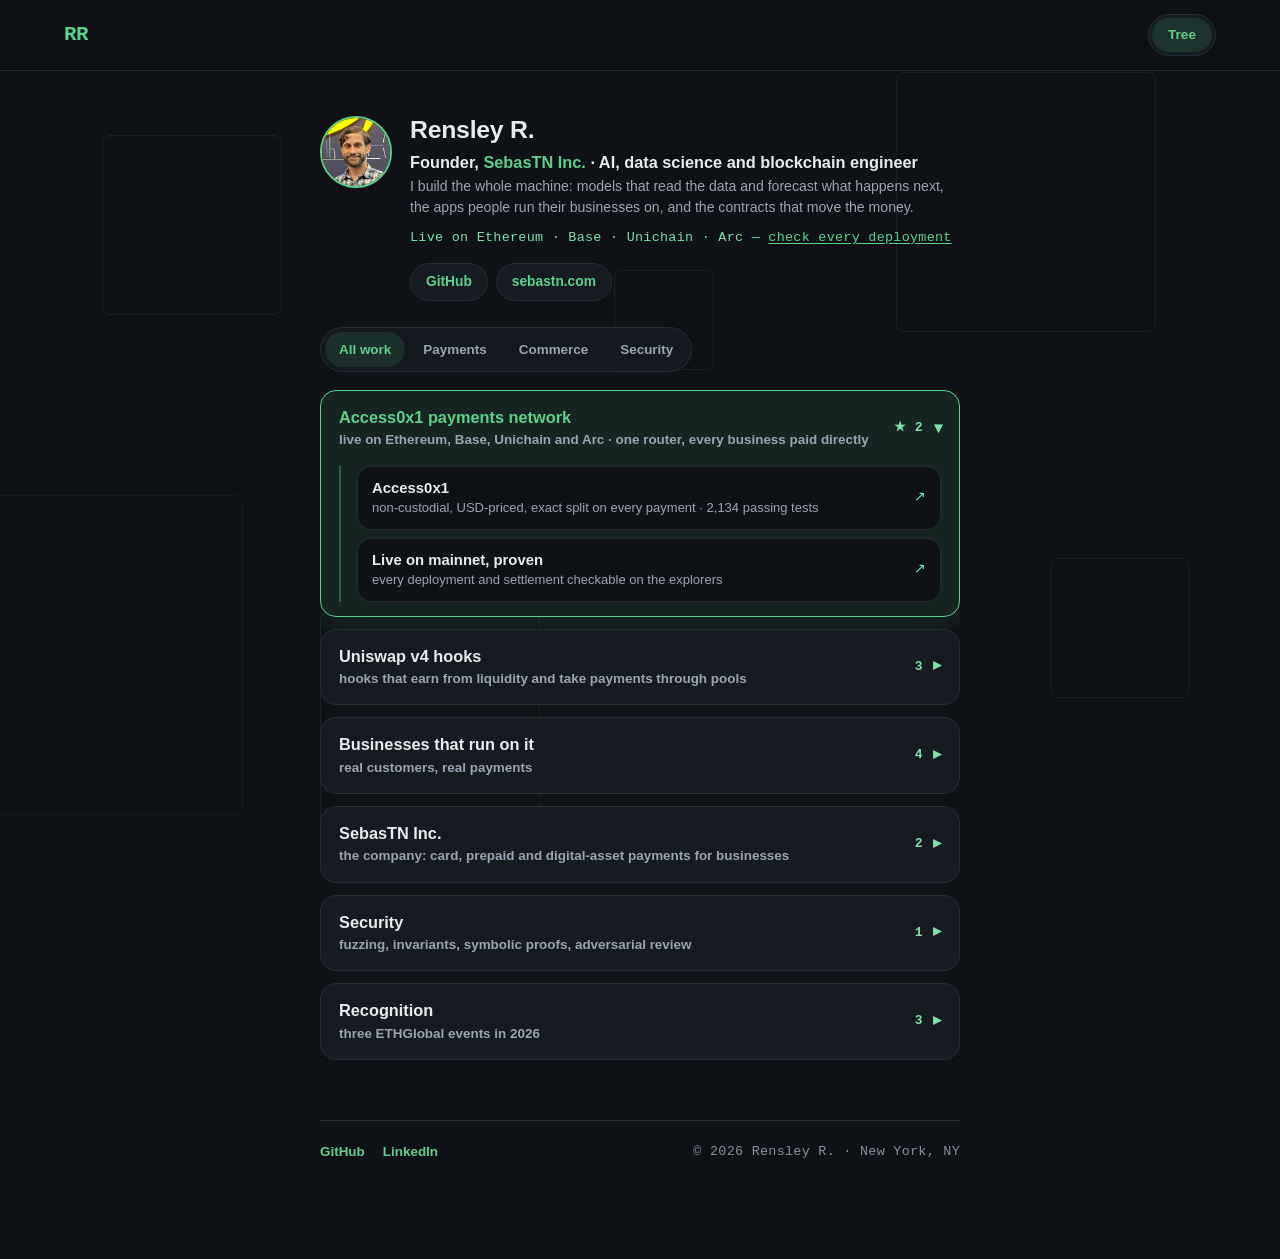
<file: index.html>
<!doctype html>
<html lang="en">
<head>
  <meta charset="utf-8" />
  <!-- maximum-scale=1 + user-scalable=no: the page owns its layout — no pinch
       zoom (Android honors the meta; iOS Safari is handled by the gesture
       guard in muscle-tree.js). Text stays resizable via browser settings. -->
  <meta name="viewport" content="width=device-width, initial-scale=1, maximum-scale=1, user-scalable=no" />
  <title>Rensley R. — Founder, SebasTN Inc. · AI, data science and blockchain engineer</title>
  <meta
    name="description"
    content="Founder of SebasTN Inc. and full-stack engineer across AI, data science and blockchain: he builds models that forecast outcomes, the apps people use, and the smart contracts that move the money. Access0x1 payments network and Uniswap v4 hooks live on Ethereum, Base, Unichain and Arc; ClickReserv, Colmado, HemiAI."
  />
  <link rel="icon" type="image/svg+xml" href="assets/images/favicon.svg" />
  <link rel="apple-touch-icon" href="assets/images/og-image.png" />
  <link rel="canonical" href="https://doble196.github.io/" />
  <meta name="author" content="Rensley R." />
  <meta name="keywords" content="Rensley R., SebasTN, SebasTN Inc., Access0x1, ClickReserv, Colmado, reserv.click, HemiAI, Uniswap v4 hooks, BoomerangHook, PayHook, non-custodial payments, digital asset payments, merchant infrastructure, payment network, Ethereum, Base, Unichain, Arc, founder, New York" />
  <meta name="robots" content="index, follow, max-image-preview:large, max-snippet:-1" />
  <meta name="googlebot" content="index, follow" />
  <meta property="og:locale" content="en_US" />
  <meta property="og:image:alt" content="Rensley R., founder of SebasTN Inc." />
  <meta property="profile:first_name" content="Rensley" />
  <meta name="twitter:creator" content="@VyperPilledDev" />
  <link rel="me" href="https://github.com/doble196" />
  <link rel="me" href="https://www.crunchbase.com/person/rensley-r" />
  <meta name="theme-color" content="#0e1116" />
  <meta property="og:site_name" content="Rensley R." />
  <meta property="og:title" content="Rensley R. — Founder, SebasTN Inc. · Payments for businesses and liquidity" />
  <meta property="og:description" content="Founder of SebasTN Inc. and full-stack engineer across AI, data science and blockchain: he builds models that forecast outcomes, the apps people use, and the smart contracts that move the money. Access0x1 payments network and Uniswap v4 hooks live on Ethereum, Base, Unichain and Arc; ClickReserv, Colmado, HemiAI." />
  <meta property="og:type" content="website" />
  <meta property="og:url" content="https://doble196.github.io/" />
  <meta property="og:image" content="https://doble196.github.io/assets/images/og-image.png" />
  <meta property="og:image:width" content="800" />
  <meta property="og:image:height" content="800" />
  <meta name="twitter:card" content="summary" />
  <meta name="twitter:title" content="Rensley R. — Founder, SebasTN Inc. · Payments for businesses and liquidity" />
  <meta name="twitter:description" content="Founder of SebasTN Inc. and full-stack engineer across AI, data science and blockchain: he builds models that forecast outcomes, the apps people use, and the smart contracts that move the money. Access0x1 payments network and Uniswap v4 hooks live on Ethereum, Base, Unichain and Arc; ClickReserv, Colmado, HemiAI." />
  <meta name="twitter:image" content="https://doble196.github.io/assets/images/og-image.png" />
  <!-- ?v= busts stale caches when these files change shape (the tree engine
       was rewritten; an old cached engine + new HTML renders an empty page) -->
  <link rel="stylesheet" href="assets/css/styles.css?v=8" />
  <style>
    /* Tree page only — everything else comes from styles.css tokens.
       The tree is REAL PAGE CONTENT now: no camera, no pan, no zoom. Expanding
       a section grows the page and you scroll like any other page. One layout
       serves every screen size — a single centered column. */
    .page {
      max-width: 680px;
      margin: 0 auto;
      padding: calc(70px + 20px) 20px 96px; /* clears the fixed nav */
    }

    /* HERO — the identity is the root of the tree, in normal flow. The
       30-second, zero-scroll visitor gets who/what/how-to-reach for free. */
    .hero-id {
      display: flex;
      align-items: flex-start;
      gap: 18px;
      padding: 26px 0 22px;
    }
    .hero-id__avatar {
      width: 72px;
      height: 72px;
      border-radius: 50%;
      object-fit: cover;
      flex: 0 0 auto;
      border: 2px solid var(--accent-primary);
    }
    .hero-id__name { font-weight: 700; font-size: 1.55rem; line-height: 1.15; letter-spacing: -0.01em; }
    .hero-id__avail { font-weight: 600; font-size: 0.82rem; color: var(--accent-primary); white-space: nowrap; }
    .hero-id__role {
      margin-top: 6px;
      font-size: 1.02rem;
      font-weight: 700;
      line-height: 1.35;
      color: var(--text-primary);
    }
    .hero-id__tagline {
      margin-top: 3px;
      font-size: 0.88rem;
      line-height: 1.5;
      color: var(--text-secondary);
    }
    .hero-id__proof {
      margin-top: 10px;
      font-size: 0.84rem;
      line-height: 1.55;
      color: var(--accent-tertiary);
    }
    /* a11y (WCAG 1.4.1): underline the inline tx link so it's not green-only */
    .hero-id__proof a { text-decoration: underline; text-underline-offset: 2px; }
    .hero-id__links {
      margin-top: 14px;
      display: flex;
      flex-wrap: wrap;
      gap: 8px;
    }
    .hero-id__links a {
      font-size: 0.86rem;
      font-weight: 600;
      padding: 7px 15px;
      border: 1px solid var(--border-color);
      border-radius: var(--radius-full);
      background: var(--bg-secondary);
      transition: border-color var(--transition-fast), background var(--transition-fast);
    }
    .hero-id__links a:hover { border-color: var(--accent-primary); opacity: 1; }
    @media (max-width: 560px) {
      .hero-id { flex-direction: column; gap: 14px; padding-top: 14px; }
      .hero-id__avatar { width: 64px; height: 64px; }
      .hero-id__name { font-size: 1.4rem; }
    }

    /* SECTOR FILTER — sticky pill row under the nav so the filter stays in
       reach while scrolling. Chips are generated from data by the engine. */
    .sector-bar {
      position: sticky;
      top: 70px; /* flush under the nav — no see-through slit while scrolling */
      z-index: 9;
      display: flex;
      gap: 4px;
      padding: 4px;
      margin: 4px 0 18px;
      max-width: 100%;
      width: fit-content;
      overflow-x: auto;
      background: rgba(22, 27, 34, 0.88);
      -webkit-backdrop-filter: blur(8px);
      backdrop-filter: blur(8px);
      border: 1px solid var(--border-color);
      border-radius: var(--radius-full);
      scrollbar-width: none;
    }
    .sector-bar::-webkit-scrollbar { display: none; }
    .sector-chip {
      flex: 0 0 auto;
      border: 0;
      background: none;
      color: var(--text-secondary);
      font: inherit;
      font-size: 0.84rem;
      font-weight: 600;
      padding: 7px 14px;
      border-radius: var(--radius-full);
      cursor: pointer;
      white-space: nowrap;
      transition: color 0.15s, background 0.15s;
    }
    .sector-chip:hover { color: var(--text-primary); }
    .sector-chip[aria-pressed="true"] { background: var(--accent-primary-dim); color: var(--accent-primary); }
    .sector-chip:focus-visible { outline: 2px solid var(--accent-primary); outline-offset: 1px; }
    /* phones: wrap instead of hiding half the filters behind a scroll edge */
    @media (max-width: 560px) {
      .sector-bar { flex-wrap: wrap; border-radius: var(--radius-lg); width: 100%; }
    }
    @media (pointer: coarse) {
      .sector-chip { padding-top: 11px; padding-bottom: 11px; }
    }

    /* TREE — a column of expanding cards. Tap a section: its work slides open
       beneath it, indented, with a thread line (the tree's branch). */
    .tree { display: flex; flex-direction: column; }

    /* each branch sits in a collapsible slot so the sector filter can remove
       it with the same smooth motion as expand/collapse */
    .branch-slot {
      display: grid;
      grid-template-rows: 1fr;
      transition: grid-template-rows 340ms cubic-bezier(0.32, 0.72, 0, 1), opacity 240ms ease;
    }
    .branch-slot--hidden { grid-template-rows: 0fr; opacity: 0; }
    .branch-slot--hidden .branch { pointer-events: none; }
    .branch-slot__inner {
      overflow: hidden;
      min-height: 0;
      padding-bottom: 12px;
      visibility: visible;
      transition: visibility 340ms;
    }
    /* visibility (not just opacity) — filtered-out branches must leave the
       keyboard tab order and the accessibility tree, not just fade */
    .branch-slot--hidden .branch-slot__inner { visibility: hidden; }

    .branch {
      background: var(--bg-secondary);
      border: 1px solid var(--border-color);
      border-radius: var(--radius-lg);
      transition: border-color var(--transition-fast), box-shadow var(--transition-fast);
    }
    .branch:hover { border-color: var(--border-hover); }
    .branch--featured {
      /* opaque composite of the accent tint — the drifting bg3d wallpaper
         must not show through the flagship's content */
      background: #17251d;
      background: color-mix(in srgb, var(--accent-primary) 10%, var(--bg-primary));
      border-color: var(--accent-primary);
      box-shadow: 0 8px 30px rgba(95, 208, 138, 0.14);
    }
    .branch--featured .branch__label { color: var(--accent-primary); }

    .branch__heading { margin: 0; }
    .branch__toggle {
      width: 100%;
      display: flex;
      align-items: center;
      justify-content: space-between;
      gap: 14px;
      background: none;
      border: 0;
      padding: 16px 18px;
      color: inherit;
      font: inherit;
      text-align: left;
      cursor: pointer;
      border-radius: var(--radius-lg);
    }
    .branch__toggle:focus-visible { outline: 2px solid var(--accent-primary); outline-offset: 2px; }
    .branch__label { display: block; font-weight: 700; font-size: 1.02rem; line-height: 1.3; }
    .branch__sub { display: block; margin-top: 2px; font-size: 0.84rem; line-height: 1.45; color: var(--text-secondary); }
    .branch__meta {
      flex: 0 0 auto;
      display: flex;
      align-items: center;
      gap: 10px;
      font-size: 0.8125rem; /* 13px legibility floor */
      color: var(--accent-tertiary);
    }
    .branch__chevron {
      display: inline-block;
      font-size: 1rem;
      transition: transform 340ms cubic-bezier(0.32, 0.72, 0, 1);
    }
    .branch--open .branch__chevron { transform: rotate(90deg); }

    /* the reveal: 0fr → 1fr grid row — height animates without JS measuring */
    .branch__body {
      display: grid;
      grid-template-rows: 0fr;
      transition: grid-template-rows 340ms cubic-bezier(0.32, 0.72, 0, 1);
    }
    .branch--open .branch__body { grid-template-rows: 1fr; }
    .branch__kids {
      overflow: hidden;
      min-height: 0;
      visibility: hidden;
      transition: visibility 340ms;
    }
    .branch--open .branch__kids { visibility: visible; }
    /* the thread — what keeps it reading as a TREE, not just an accordion */
    .branch__kids-inner {
      margin: 0 18px 14px;
      padding-left: 16px;
      border-left: 2px solid var(--accent-primary-dim);
      display: flex;
      flex-direction: column;
      gap: 8px;
    }
    .branch--featured .branch__kids-inner { border-left-color: rgba(95, 208, 138, 0.35); }

    /* a leaf: the whole row is the link */
    .leaf {
      display: flex;
      align-items: center;
      justify-content: space-between;
      gap: 12px;
      padding: 11px 14px;
      background: var(--bg-primary);
      border: 1px solid var(--border-color);
      border-radius: var(--radius-md);
      color: var(--text-primary);
      opacity: 0;
      transform: translateY(-4px);
      transition: opacity 260ms ease, transform 260ms cubic-bezier(0.32, 0.72, 0, 1),
        border-color var(--transition-fast);
    }
    .branch--open .leaf {
      opacity: 1;
      transform: none;
      transition-delay: calc(var(--i, 0) * 45ms + 60ms), calc(var(--i, 0) * 45ms + 60ms), 0ms;
    }
    .leaf:hover {
      border-color: var(--accent-primary);
      opacity: 1;
    }
    .leaf:focus-visible {
      outline: 2px solid var(--accent-primary);
      outline-offset: 2px;
      opacity: 1;
    }
    .leaf__label { display: block; font-weight: 600; font-size: 0.93rem; line-height: 1.35; }
    .leaf__sub { display: block; margin-top: 1px; font-size: 0.8125rem; line-height: 1.45; color: var(--text-secondary); }
    .leaf__go { flex: 0 0 auto; font-size: 0.85rem; color: var(--accent-tertiary); }

    .page-foot {
      margin-top: 48px;
      padding-top: 20px;
      border-top: 1px solid var(--border-color);
      display: flex;
      flex-wrap: wrap;
      align-items: center;
      gap: 8px 18px;
      font-size: 0.84rem;
    }
    .page-foot a { font-weight: 600; }
    .page-foot__copy { margin-left: auto; color: var(--text-tertiary); }

    @media (prefers-reduced-motion: reduce) {
      .branch-slot, .branch-slot__inner, .branch__body, .branch__kids, .branch__chevron, .leaf { transition: none; }
    }
  </style>
  <script type="application/ld+json">
  {"@context":"https://schema.org","@type":"Person","name":"Rensley R.","url":"https://doble196.github.io/",
   "jobTitle":["Founder","AI Engineer","Data Scientist","Blockchain Engineer","Full-Stack Engineer"],"worksFor":{"@type":"Organization","name":"SebasTN Inc.","url":"https://sebastn.com"},
   "address":{"@type":"PostalAddress","addressLocality":"New York","addressRegion":"NY","addressCountry":"US"},
   "knowsAbout":["artificial intelligence","machine learning","data science","predictive modeling","forecasting","large language models","blockchain engineering","smart contracts","Solidity","Uniswap v4 hooks","full-stack development","TypeScript","Python","AWS","payments","Uniswap v4 hooks","non-custodial payment networks","digital assets","booking software"],
   "sameAs":["https://github.com/doble196","https://www.crunchbase.com/person/rensley-r","https://sebastn.com","https://access0x1.com"]}
  </script>
</head>
<body>
  <!-- Minimal nav on purpose: the full site menu is a hamburger on mobile
       (wired in main.js, not loaded here) — one back-link can't break. -->
  <a class="skip-link" href="#main">Skip to content</a>
  <nav class="nav nav--scrolled">
    <div class="nav__inner container">
      <a href="index.html" class="nav__brand mono">RR</a>
      <div class="view-toggle" role="group" aria-label="Portfolio view">
        <a href="index.html" class="view-toggle__opt is-active" aria-current="page">Tree</a>
      </div>
    </div>
  </nav>

  <div class="bg3d" aria-hidden="true"><i></i><i></i><i></i><i></i><i></i><i></i></div>

  <main class="page" id="main">
    <!-- The identity IS the tree's root — everything below branches from it. -->
    <header class="hero-id">
      <img class="hero-id__avatar" src="assets/images/profile-pic.png" alt="Rensley R." width="72" height="72" />
      <div>
        <h1 class="hero-id__name">Rensley R.</h1>
        <p class="hero-id__role">Founder, <a href="https://sebastn.com">SebasTN Inc.</a> · AI, data science and blockchain engineer</p>
        <p class="hero-id__tagline">I build the whole machine: models that read the data and forecast what happens next, the apps people run their businesses on, and the contracts that move the money.</p>
        <p class="hero-id__proof mono">Live on Ethereum · Base · Unichain · Arc — <a href="https://access0x1.com/mainnet">check every deployment</a></p>
        <p class="hero-id__links">
          <a href="https://github.com/doble196" target="_blank" rel="noopener">GitHub</a>
          <a href="https://sebastn.com" target="_blank" rel="noopener">sebastn.com</a>
        </p>
      </div>
    </header>

    <!-- Sector filter — chips generated from data by the engine (muscle-tree.js) -->
    <div class="sector-bar" id="sectorBar" role="group" aria-label="Filter work by sector"></div>

    <!-- The tree — built from tree-data.js by the engine. A named <section>
         so the group is a real landmark (aria-label on a div does nothing). -->
    <section class="tree" id="tree" aria-label="Capabilities and the products they power"></section>

    <noscript>
      <p style="padding: 20px 0">
        This page builds its map with JavaScript. Everything on it is at
        <a href="https://sebastn.com">sebastn.com</a> and <a href="https://access0x1.com">access0x1.com</a>.
      </p>
    </noscript>

    <!-- slim footer so the page ends the same way the cabinet does -->
    <footer class="page-foot">
      <a href="https://github.com/doble196" target="_blank" rel="noopener">GitHub</a>
      <a href="https://linkedin.com/in/rensley-2-nfty" target="_blank" rel="noopener">LinkedIn</a>
      <span class="page-foot__copy mono">© <span id="year">2026</span> Rensley R. · New York, NY</span>
    </footer>
  </main>

  <!-- live-stats.js FIRST: tree-data.js reads window.LIVE_STATS.tests as it builds. -->
  <script src="assets/js/live-stats.js?v=8"></script>
  <script src="assets/js/tree-data.js?v=8"></script>
  <script src="assets/js/muscle-tree.js?v=8"></script>
  <!-- stats-render.js LAST: fills every [data-stat] span from window.LIVE_STATS. -->
  <script src="assets/js/stats-render.js?v=8"></script>
</body>
</html>
</file>
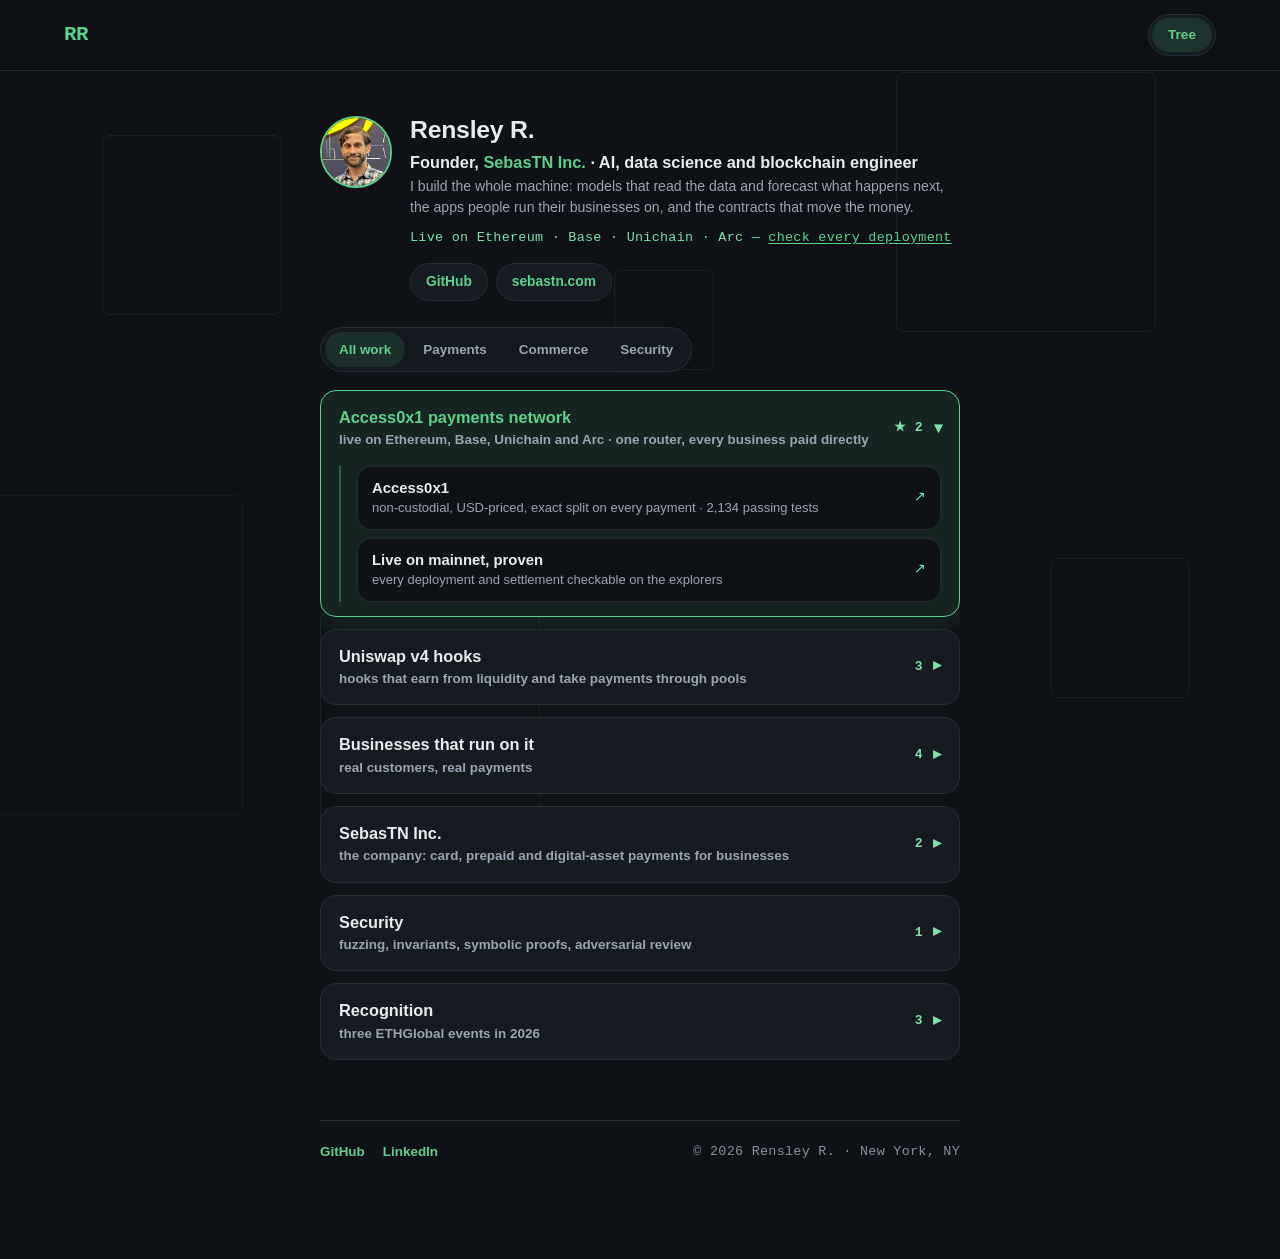
<file: classic.html>
<!doctype html>
<html lang="en"><head><meta charset="utf-8" /><meta http-equiv="refresh" content="0; url=index.html" /><link rel="canonical" href="https://doble196.github.io/" /><title>Redirecting — Rensley R.</title><style>html{background:#0e1116}</style></head><body></body></html>
</file>
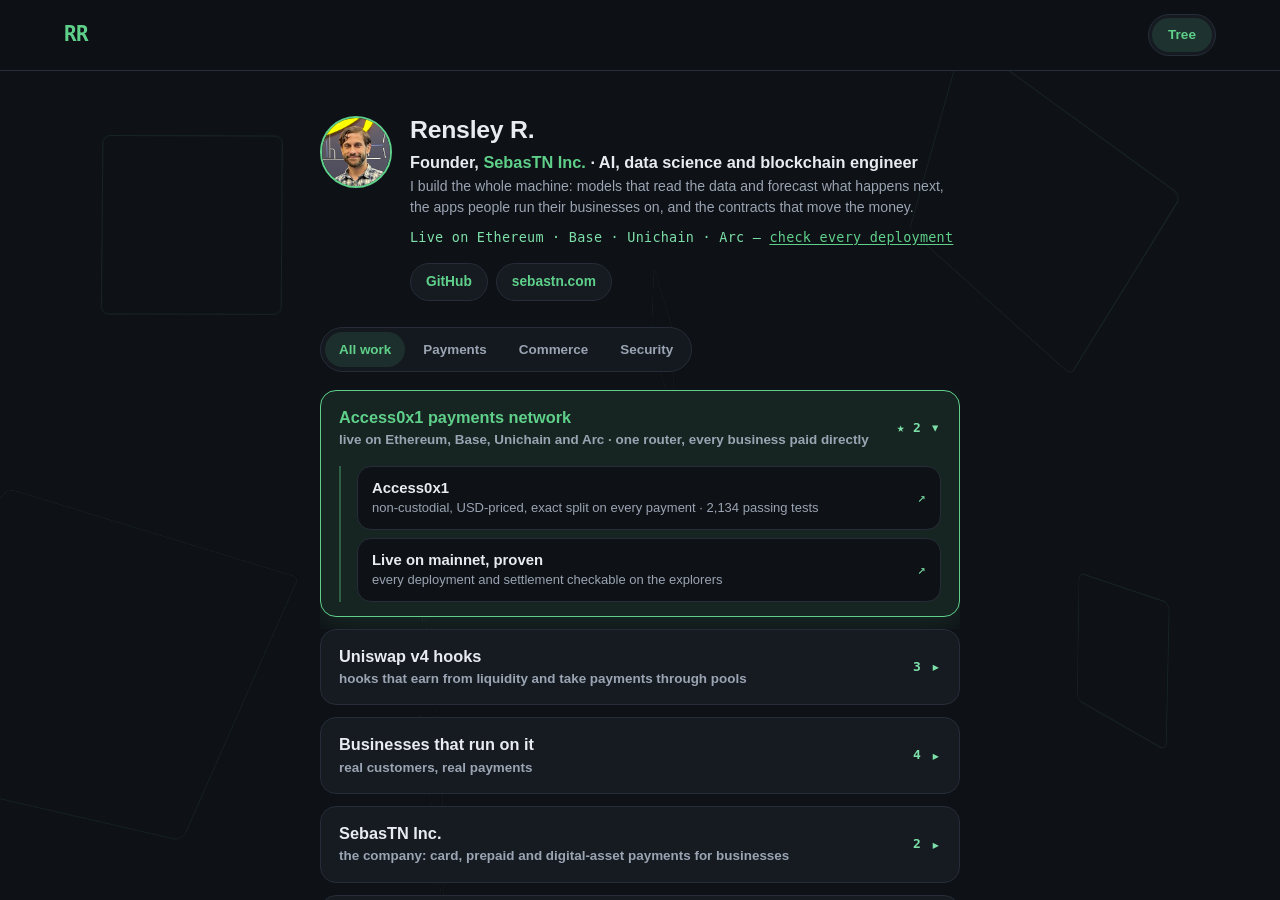
<file: muscles.html>
<!doctype html>
<html lang="en">
<head>
  <meta charset="utf-8" />
  <meta name="viewport" content="width=device-width, initial-scale=1" />
  <!-- The tree moved to the front door: it IS the portfolio now. This stub
       keeps every previously shared /muscles.html link working. Styled inline
       so the one-frame redirect never flashes a white page in a dark site. -->
  <meta http-equiv="refresh" content="0; url=index.html" />
  <meta name="theme-color" content="#0e1116" />
  <title>Redirecting — Rensley R.</title>
  <link rel="canonical" href="https://doble196.github.io/" />
  <style>
    body {
      background: #0e1116;
      color: #e8ecf1;
      font: 16px/1.6 -apple-system, BlinkMacSystemFont, "Segoe UI", Roboto, sans-serif;
      padding: 90px 20px;
      text-align: center;
    }
    a { color: #5fd08a; }
  </style>
</head>
<body>
  <p>The muscle tree is the portfolio now — <a href="index.html">continue to doble196.github.io</a>.</p>
</body>
</html>
</file>
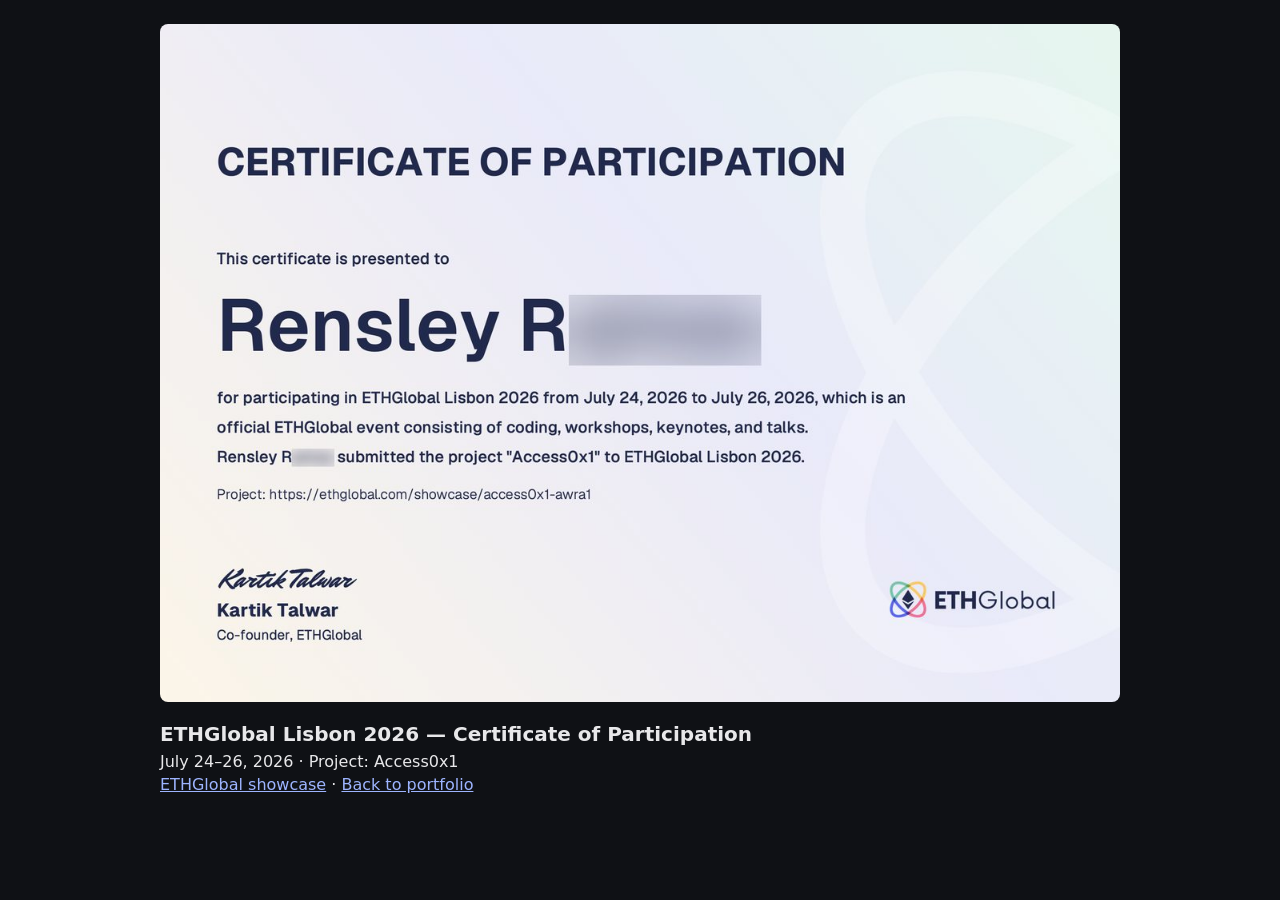
<file: certificates/ethglobal-lisbon-2026.html>
<!doctype html>
<html lang="en">
<head>
<meta charset="utf-8">
<meta name="viewport" content="width=device-width, initial-scale=1">
<title>ETHGlobal Lisbon 2026 — Certificate of Participation</title>
<meta name="description" content="Certificate of participation, ETHGlobal Lisbon 2026, July 24–26, 2026. Project submitted: Access0x1.">
<meta property="og:type" content="article">
<meta property="og:title" content="ETHGlobal Lisbon 2026 — Certificate of Participation">
<meta property="og:description" content="Certificate of participation, ETHGlobal Lisbon 2026, July 24–26, 2026. Project submitted: Access0x1.">
<meta property="og:url" content="https://doble196.github.io/certificates/ethglobal-lisbon-2026.html">
<meta property="og:image" content="https://doble196.github.io/assets/certificates/ethglobal-lisbon-2026.jpg">
<meta property="og:image:width" content="1200">
<meta property="og:image:height" content="848">
<meta name="twitter:card" content="summary_large_image">
<link rel="icon" href="../assets/images/favicon.svg">
<style>
  body { margin: 0; font-family: system-ui, sans-serif; background: #0f1115; color: #e8e8ea; }
  main { max-width: 960px; margin: 0 auto; padding: 24px 16px 48px; }
  img { width: 100%; height: auto; border-radius: 8px; display: block; }
  h1 { font-size: 1.25rem; margin: 20px 0 6px; }
  p { margin: 4px 0; }
  a { color: #9db4ff; }
</style>
</head>
<body>
<main>
  <img src="../assets/certificates/ethglobal-lisbon-2026.jpg" alt="ETHGlobal Lisbon 2026 certificate of participation" width="1200" height="848">
  <h1>ETHGlobal Lisbon 2026 — Certificate of Participation</h1>
  <p>July 24–26, 2026 · Project: Access0x1</p>
  <p><a href="https://ethglobal.com/showcase/access0x1-awra1">ETHGlobal showcase</a> · <a href="../classic.html#credential">Back to portfolio</a></p>
</main>
</body>
</html>
</file>
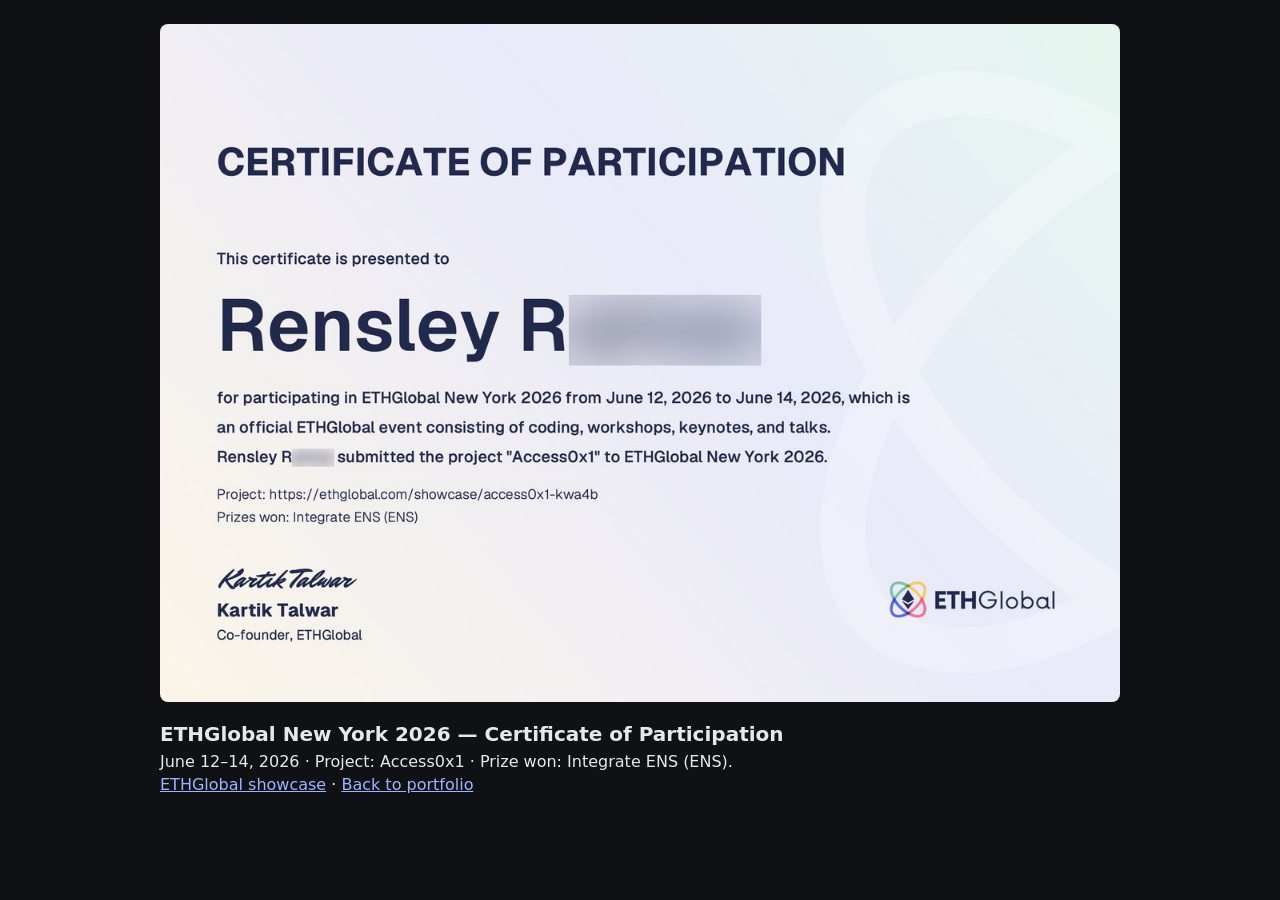
<file: certificates/ethglobal-newyork-2026.html>
<!doctype html>
<html lang="en">
<head>
<meta charset="utf-8">
<meta name="viewport" content="width=device-width, initial-scale=1">
<title>ETHGlobal New York 2026 — Certificate of Participation</title>
<meta name="description" content="Certificate of participation, ETHGlobal New York 2026, June 12–14, 2026. Project submitted: Access0x1. Prize won: Integrate ENS (ENS).">
<meta property="og:type" content="article">
<meta property="og:title" content="ETHGlobal New York 2026 — Certificate of Participation">
<meta property="og:description" content="Certificate of participation, ETHGlobal New York 2026, June 12–14, 2026. Project submitted: Access0x1. Prize won: Integrate ENS (ENS).">
<meta property="og:url" content="https://doble196.github.io/certificates/ethglobal-newyork-2026.html">
<meta property="og:image" content="https://doble196.github.io/assets/certificates/ethglobal-newyork-2026.jpg">
<meta property="og:image:width" content="1200">
<meta property="og:image:height" content="848">
<meta name="twitter:card" content="summary_large_image">
<link rel="icon" href="../assets/images/favicon.svg">
<style>
  body { margin: 0; font-family: system-ui, sans-serif; background: #0f1115; color: #e8e8ea; }
  main { max-width: 960px; margin: 0 auto; padding: 24px 16px 48px; }
  img { width: 100%; height: auto; border-radius: 8px; display: block; }
  h1 { font-size: 1.25rem; margin: 20px 0 6px; }
  p { margin: 4px 0; }
  a { color: #9db4ff; }
</style>
</head>
<body>
<main>
  <img src="../assets/certificates/ethglobal-newyork-2026.jpg" alt="ETHGlobal New York 2026 certificate of participation" width="1200" height="848">
  <h1>ETHGlobal New York 2026 — Certificate of Participation</h1>
  <p>June 12–14, 2026 · Project: Access0x1 · Prize won: Integrate ENS (ENS).</p>
  <p><a href="https://ethglobal.com/showcase/access0x1-kwa4b">ETHGlobal showcase</a> · <a href="../classic.html#credential">Back to portfolio</a></p>
</main>
</body>
</html>
</file>
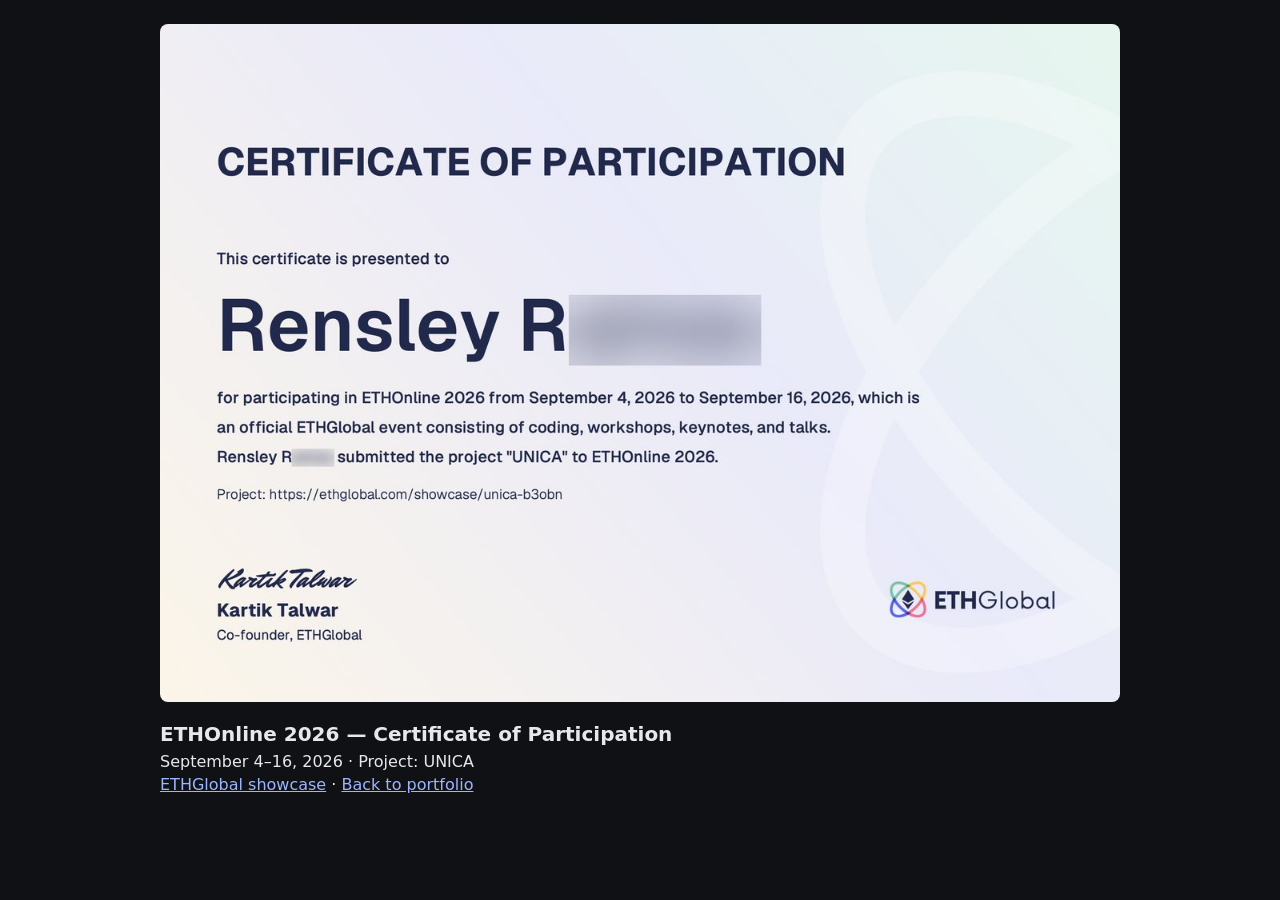
<file: certificates/ethonline-2026.html>
<!doctype html>
<html lang="en">
<head>
<meta charset="utf-8">
<meta name="viewport" content="width=device-width, initial-scale=1">
<title>ETHOnline 2026 — Certificate of Participation</title>
<meta name="description" content="Certificate of participation, ETHOnline 2026, September 4–16, 2026. Project submitted: UNICA.">
<meta property="og:type" content="article">
<meta property="og:title" content="ETHOnline 2026 — Certificate of Participation">
<meta property="og:description" content="Certificate of participation, ETHOnline 2026, September 4–16, 2026. Project submitted: UNICA.">
<meta property="og:url" content="https://doble196.github.io/certificates/ethonline-2026.html">
<meta property="og:image" content="https://doble196.github.io/assets/certificates/ethonline-2026.jpg">
<meta property="og:image:width" content="1200">
<meta property="og:image:height" content="848">
<meta name="twitter:card" content="summary_large_image">
<link rel="icon" href="../assets/images/favicon.svg">
<style>
  body { margin: 0; font-family: system-ui, sans-serif; background: #0f1115; color: #e8e8ea; }
  main { max-width: 960px; margin: 0 auto; padding: 24px 16px 48px; }
  img { width: 100%; height: auto; border-radius: 8px; display: block; }
  h1 { font-size: 1.25rem; margin: 20px 0 6px; }
  p { margin: 4px 0; }
  a { color: #9db4ff; }
</style>
</head>
<body>
<main>
  <img src="../assets/certificates/ethonline-2026.jpg" alt="ETHOnline 2026 certificate of participation" width="1200" height="848">
  <h1>ETHOnline 2026 — Certificate of Participation</h1>
  <p>September 4–16, 2026 · Project: UNICA</p>
  <p><a href="https://ethglobal.com/showcase/unica-b3obn">ETHGlobal showcase</a> · <a href="../classic.html#credential">Back to portfolio</a></p>
</main>
</body>
</html>
</file>
<file: assets/css/styles.css>
/* ========================================
   1. CUSTOM PROPERTIES & RESET
   ======================================== */
/* System fonts only — no third-party CDN (per AGENTS.md), matching the
   proof-of-learning aesthetic. */

:root {
  --bg-primary: #0e1116;
  --bg-secondary: #161b22;
  --bg-tertiary: #1c222c;
  --text-primary: #e8ecf1;
  --text-secondary: #9aa4b2;
  --text-tertiary: #868f9d;
  --accent-primary: #5fd08a;
  --accent-primary-dim: rgba(95, 208, 138, 0.12);
  --accent-primary-glow: rgba(95, 208, 138, 0);
  --accent-secondary: #5fd08a;
  --accent-secondary-dim: rgba(95, 208, 138, 0.12);
  --accent-tertiary: #7de0a8;
  --accent-tertiary-dim: rgba(125, 224, 168, 0.12);
  --border-color: #262d38;
  --border-hover: #38414f;
  --radius-sm: 8px;
  --radius-md: 14px;
  --radius-lg: 16px;
  --radius-full: 9999px;
  --transition-fast: 150ms ease;
  --transition-base: 250ms ease;
  --transition-slow: 400ms ease;
}

*,
*::before,
*::after {
  box-sizing: border-box;
  margin: 0;
  padding: 0;
}

html {
  scroll-behavior: smooth;
  scroll-padding-top: 80px;
  touch-action: manipulation; /* scroll yes, double-tap/pinch zoom no */
}

body {
  font-family: -apple-system, BlinkMacSystemFont, "Segoe UI", Roboto, Helvetica,
    Arial, sans-serif;
  font-size: 16px;
  line-height: 1.6;
  color: var(--text-primary);
  background: var(--bg-primary);
  -webkit-font-smoothing: antialiased;
}

a {
  color: var(--accent-tertiary);
  text-decoration: none;
  transition: color var(--transition-fast);
}

a:hover {
  color: var(--accent-primary);
}

/* Accessibility — WCAG 1.4.1 (use of color): links that sit INSIDE body text
   must not signal "clickable" by green alone. Underline inline prose links so
   the cue survives grayscale / color blindness. Chrome links (nav, buttons,
   chips, card link-rows) keep their shape/icon cue and stay clean. Opt-in by
   selector so this can never accidentally underline a button. */
.section__subtitle a,
.education-card__desc a {
  text-decoration: underline;
  text-underline-offset: 2px;
  text-decoration-thickness: 1px;
}

ul {
  list-style: none;
}

img {
  max-width: 100%;
  display: block;
}

/* ========================================
   2. UTILITY CLASSES
   ======================================== */
.container {
  width: 100%;
  max-width: 1200px;
  margin: 0 auto;
  padding: 0 1.5rem;
}

.mono {
  font-family: ui-monospace, SFMono-Regular, Menlo, Consolas, monospace;
  letter-spacing: 0.02em; /* open condensed monospace so small labels read cleanly */
}

.section {
  padding: 3.5rem 0;
}

.section__title {
  font-size: clamp(1.75rem, 4vw, 2.5rem);
  font-weight: 700;
  margin-bottom: 0.5rem;
  background: linear-gradient(135deg, var(--accent-primary), var(--accent-secondary));
  -webkit-background-clip: text;
  -webkit-text-fill-color: transparent;
  background-clip: text;
}

.section__subtitle {
  color: var(--text-secondary);
  margin-bottom: 2.5rem;
  font-size: 1.05rem;
}

.sr-only {
  position: absolute;
  width: 1px;
  height: 1px;
  padding: 0;
  margin: -1px;
  overflow: hidden;
  clip: rect(0, 0, 0, 0);
  border: 0;
}

/* Scroll reveal — content visible by default, JS adds animation */
.reveal.reveal--init {
  opacity: 0;
  transform: translateY(30px);
  transition: opacity 0.6s ease, transform 0.6s ease;
}

.reveal.reveal--init.visible {
  opacity: 1;
  transform: translateY(0);
}

/* ========================================
   3. COMPONENTS
   ======================================== */
.btn {
  display: inline-block;
  padding: 0.7rem 1.6rem;
  border-radius: var(--radius-full);
  font-weight: 600;
  font-size: 0.95rem;
  cursor: pointer;
  transition: all var(--transition-base);
  border: 2px solid transparent;
  text-decoration: none;
}

.btn--primary {
  background: var(--accent-primary);
  color: var(--bg-primary);
  border-color: var(--accent-primary);
}

.btn--primary:hover {
  background: transparent;
  color: var(--accent-primary);
  box-shadow: 0 0 20px var(--accent-primary-glow);
}

.btn--outline {
  background: transparent;
  color: var(--text-primary);
  border-color: var(--border-hover);
}

.btn--outline:hover {
  border-color: var(--accent-primary);
  color: var(--accent-primary);
}

.tag {
  display: inline-block;
  padding: 0.3rem 0.75rem;
  border-radius: var(--radius-full);
  background: var(--accent-primary-dim);
  color: var(--accent-primary);
  font-family: ui-monospace, SFMono-Regular, Menlo, Consolas, monospace;
  font-size: 0.8125rem; /* 13px legibility floor */
  transition: transform var(--transition-fast),
    background var(--transition-fast);
  margin: 0.25rem;
}

.tag:hover {
  transform: translateY(-2px);
  background: rgba(74, 222, 128, 0.22);
}

.tag--purple {
  background: var(--accent-secondary-dim);
  color: var(--accent-secondary);
}

.tag--purple:hover {
  background: rgba(167, 139, 250, 0.22);
}

.tag--blue {
  background: var(--accent-tertiary-dim);
  color: var(--accent-tertiary);
}

.tag--blue:hover {
  background: rgba(96, 165, 250, 0.22);
}

.tag--sm {
  padding: 0.2rem 0.55rem;
  font-size: 0.8125rem; /* 13px legibility floor */
}

/* code panels: scroll INSIDE the card (the drawer animation needs
   overflow:hidden on its wrapper, so without this, long lines are clipped
   with no way to reach them — same pattern as .heatmap-wrapper) */
pre {
  max-width: 100%;
  overflow-x: auto;
  -webkit-overflow-scrolling: touch;
  background: var(--bg-primary);
  border: 1px solid var(--border-color);
  border-radius: var(--radius-sm);
  padding: 1rem 1.25rem;
  font-size: 0.8125rem;
  line-height: 1.55;
}
pre::-webkit-scrollbar { height: 6px; }
pre::-webkit-scrollbar-track { background: transparent; }
pre::-webkit-scrollbar-thumb { background: rgba(255, 255, 255, 0.15); border-radius: 3px; }
/* bare inline addresses (0x…) are unbreakable 42-char runs — let them wrap */
.org-card__desc code { overflow-wrap: anywhere; }

/* skip link — hidden above the viewport until keyboard focus lands on it */
.skip-link {
  position: fixed;
  left: 12px;
  top: -60px;
  z-index: 200;
  padding: 10px 16px;
  background: var(--bg-tertiary);
  border: 1px solid var(--accent-primary);
  border-radius: var(--radius-sm);
  color: var(--text-primary);
  font-weight: 600;
  transition: top var(--transition-fast);
}
.skip-link:focus-visible { top: 12px; outline: none; }

/* ========================================
   4. NAVIGATION
   ======================================== */
.nav {
  position: fixed;
  top: 0;
  left: 0;
  width: 100%;
  z-index: 100;
  background: rgba(10, 10, 15, 0.6);
  backdrop-filter: blur(12px);
  -webkit-backdrop-filter: blur(12px);
  border-bottom: 1px solid transparent;
  transition: background var(--transition-base),
    border-color var(--transition-base);
}

.nav--scrolled {
  background: rgba(10, 10, 15, 0.92);
  border-bottom-color: var(--border-color);
}

.nav__inner {
  display: flex;
  align-items: center;
  justify-content: space-between;
  gap: 2rem; /* keeps brand/links apart now that the toggle owns the auto margin */
  height: 70px;
}

.nav__brand {
  font-size: 1.3rem;
  font-weight: 700;
  color: var(--accent-primary);
  text-decoration: none;
  letter-spacing: -0.02em;
}

.nav__brand:hover {
  color: var(--accent-primary);
}

.nav__links {
  display: flex;
  align-items: center;
  gap: 2rem;
}

.nav__links a {
  color: var(--text-secondary);
  font-size: 0.9rem;
  font-weight: 500;
  transition: color var(--transition-fast);
  text-decoration: none;
}

.nav__links a:hover,
.nav__link--active {
  color: var(--accent-primary);
}

.nav__cta {
  background: var(--accent-primary-dim);
  color: var(--accent-primary) !important;
  padding: 0.45rem 1.1rem;
  border-radius: var(--radius-full);
  border: 1px solid rgba(95, 208, 138, 0.2);
}

.nav__cta:hover {
  background: rgba(95, 208, 138, 0.2);
}

.nav__toggle {
  display: none;
  flex-direction: column;
  justify-content: center;
  gap: 5px;
  min-width: 44px;
  min-height: 44px;
  align-items: center;
  background: none;
  border: none;
  cursor: pointer;
  padding: 4px;
}

.nav__toggle span {
  display: block;
  width: 24px;
  height: 2px;
  background: var(--text-primary);
  border-radius: 2px;
  transition: transform var(--transition-base), opacity var(--transition-base);
}

.nav__toggle--active span:nth-child(1) {
  transform: translateY(7px) rotate(45deg);
}

.nav__toggle--active span:nth-child(2) {
  opacity: 0;
}

.nav__toggle--active span:nth-child(3) {
  transform: translateY(-7px) rotate(-45deg);
}

/* ========================================
   5. HERO
   ======================================== */
.hero {
  /* natural height, not a 100vh monument — content starts above the fold */
  display: flex;
  align-items: center;
  padding: 9rem 0 3.5rem;
  background: radial-gradient(
      circle at 20% 50%,
      rgba(74, 222, 128, 0.06) 0%,
      transparent 50%
    ),
    radial-gradient(
      circle at 80% 20%,
      rgba(167, 139, 250, 0.05) 0%,
      transparent 50%
    ),
    radial-gradient(
      circle at 50% 80%,
      rgba(96, 165, 250, 0.04) 0%,
      transparent 50%
    ),
    var(--bg-primary);
}

.hero__content {
  display: flex;
  align-items: center;
  justify-content: space-between;
  gap: 3rem;
}

.hero__text {
  flex: 1;
}

.hero__greeting {
  color: var(--accent-primary);
  font-size: 1rem;
  margin-bottom: 0.5rem;
}

.hero__name {
  font-size: clamp(2.5rem, 6vw, 4.5rem);
  font-weight: 700;
  line-height: 1.1;
  color: var(--text-primary);
  margin-bottom: 0.75rem;
}

.hero__title {
  font-size: clamp(1.1rem, 2.5vw, 1.4rem);
  color: var(--text-secondary);
  margin-bottom: 0.5rem;
}

.hero__tagline {
  color: var(--accent-primary);
  font-size: clamp(0.9rem, 2vw, 1.1rem);
  margin-bottom: 0.5rem;
  display: inline-block;
  overflow: hidden;
  white-space: nowrap;
  letter-spacing: normal; /* opt out of .mono tracking: keeps the steps(23) typewriter aligned to its chars */
  border-right: 2px solid var(--accent-primary);
  animation: typing 2.5s steps(23) 0.8s forwards,
    blink 0.7s step-end infinite;
  width: 0;
  max-width: 23ch;
}

@keyframes typing {
  to {
    width: 23ch;
  }
}

@keyframes blink {
  50% {
    border-color: transparent;
  }
}

.hero__location {
  color: var(--text-tertiary);
  font-size: 0.95rem;
  margin-bottom: 1.5rem;
}

.hero__actions {
  display: flex;
  gap: 1rem;
  flex-wrap: wrap;
}

.hero__image {
  flex-shrink: 0;
}

.hero__image img {
  width: 160px;
  height: 160px;
  border-radius: 50%;
  border: 3px solid var(--accent-primary);
  object-fit: cover;
}

/* ========================================
   6. GITHUB HEATMAP
   ======================================== */
.heatmap-total {
  color: var(--accent-primary);
  font-size: 1.2em;
}

.heatmap-link {
  margin-left: 0.5rem;
  font-weight: 600;
}

.heatmap-years {
  display: flex;
  flex-wrap: wrap;
  gap: 0.5rem;
  margin-bottom: 1.25rem;
}

.heatmap-wrapper {
  position: relative;
  background: var(--bg-secondary);
  border: 1px solid var(--border-color);
  border-radius: var(--radius-md);
  padding: 1.5rem;
  overflow-x: auto;
  -webkit-overflow-scrolling: touch;
  width: 100%;
  max-width: 900px;
}

.heatmap-wrapper::-webkit-scrollbar { height: 6px; }
.heatmap-wrapper::-webkit-scrollbar-track { background: transparent; }
.heatmap-wrapper::-webkit-scrollbar-thumb {
  background: rgba(255, 255, 255, 0.15);
  border-radius: 3px;
}

.heatmap-months {
  position: relative;
  height: 20px;
  margin-bottom: 8px;
}

.heatmap-months span {
  position: absolute;
  top: 0;
  font-size: 0.7rem;
  color: var(--text-tertiary);
  font-family: ui-monospace, SFMono-Regular, Menlo, Consolas, monospace;
  white-space: nowrap;
}

.heatmap-body {
  display: flex;
  gap: 6px;
}

.heatmap-days {
  display: flex;
  flex-direction: column;
  gap: 3px;
  width: 32px;
  flex-shrink: 0;
}

.heatmap-days span {
  font-size: 0.65rem;
  color: var(--text-tertiary);
  font-family: ui-monospace, SFMono-Regular, Menlo, Consolas, monospace;
  height: 12px;
  line-height: 12px;
}

.heatmap-grid {
  display: flex;
  gap: 3px;
}

.heatmap-week {
  display: flex;
  flex-direction: column;
  gap: 3px;
}

.heatmap-cell {
  width: 12px;
  height: 12px;
  border-radius: 2px;
  background: rgba(255, 255, 255, 0.04);
}

.heatmap-cell[data-level="1"]  {
  background: rgba(74, 222, 128, 0.28);
  box-shadow: 0 0 4px rgba(74, 222, 128, 0.25);
}
.heatmap-cell[data-level="2"]  {
  background: rgba(74, 222, 128, 0.37);
  box-shadow: 0 0 5px rgba(74, 222, 128, 0.3);
}
.heatmap-cell[data-level="3"]  {
  background: rgba(74, 222, 128, 0.46);
  box-shadow: 0 0 5px rgba(74, 222, 128, 0.35);
}
.heatmap-cell[data-level="4"]  {
  background: rgba(74, 222, 128, 0.55);
  box-shadow: 0 0 6px rgba(74, 222, 128, 0.4);
}
.heatmap-cell[data-level="5"]  {
  background: rgba(74, 222, 128, 0.64);
  box-shadow: 0 0 6px rgba(74, 222, 128, 0.45);
}
.heatmap-cell[data-level="6"]  {
  background: rgba(74, 222, 128, 0.73);
  box-shadow: 0 0 7px rgba(74, 222, 128, 0.5);
}
.heatmap-cell[data-level="7"]  {
  background: rgba(74, 222, 128, 0.82);
  box-shadow: 0 0 7px rgba(74, 222, 128, 0.55);
}
.heatmap-cell[data-level="8"]  {
  background: rgba(74, 222, 128, 0.91);
  box-shadow: 0 0 8px rgba(74, 222, 128, 0.6);
}
.heatmap-cell[data-level="9"]  {
  background: #4ade80;
  box-shadow: 0 0 8px rgba(74, 222, 128, 0.7);
}
.heatmap-cell[data-level="10"] {
  background: #39ff73;
  box-shadow: 0 0 10px rgba(57, 255, 115, 0.8);
}

.heatmap-cell[data-date] {
  cursor: pointer;
}

.heatmap-cell[data-date]:hover {
  outline: 1px solid var(--text-secondary);
  outline-offset: -1px;
}

.heatmap-tooltip {
  position: fixed;
  background: var(--bg-tertiary);
  color: var(--text-primary);
  font-size: 0.75rem;
  padding: 0.4rem 0.65rem;
  border-radius: var(--radius-sm);
  border: 1px solid var(--border-color);
  pointer-events: none;
  opacity: 0;
  transition: opacity 0.15s;
  white-space: nowrap;
  z-index: 1000;
}

.heatmap-tooltip.visible {
  opacity: 1;
}

.heatmap-tooltip strong {
  color: var(--accent-primary);
}

.heatmap-legend {
  display: flex;
  align-items: center;
  gap: 4px;
  justify-content: flex-end;
  margin-top: 12px;
}

.heatmap-legend__label {
  font-size: 0.65rem;
  color: var(--text-tertiary);
  margin: 0 4px;
}

.heatmap-lastyear {
  color: var(--text-tertiary);
  font-size: 0.85rem;
  margin-top: 0.75rem;
  text-align: center;
}

/* ========================================
   7. ABOUT
   ======================================== */
.about__content {
  max-width: 800px;
}

.about__content p {
  color: var(--text-secondary);
  margin-bottom: 1rem;
  font-size: 1.05rem;
  line-height: 1.8;
}

.about__content strong {
  color: var(--accent-primary);
  font-weight: 600;
}

/* ========================================
   7. SKILLS
   ======================================== */
.skills-grid {
  display: grid;
  grid-template-columns: repeat(auto-fit, minmax(300px, 1fr));
  gap: 1.5rem;
}

.skill-group {
  background: var(--bg-secondary);
  border: 1px solid var(--border-color);
  border-radius: var(--radius-md);
  padding: 1.25rem;
}

.skill-group__title {
  font-size: 0.85rem;
  font-weight: 600;
  text-transform: uppercase;
  letter-spacing: 0.08em;
  color: var(--text-tertiary);
  margin-bottom: 0.75rem;
}

.skill-group__tags {
  display: flex;
  flex-wrap: wrap;
  gap: 0.35rem;
}

/* ========================================
   8. ORGANIZATIONS
   ======================================== */
.orgs-grid {
  display: grid;
  grid-template-columns: repeat(auto-fit, minmax(340px, 1fr));
  gap: 1.5rem;
}

.org-card {
  background: var(--bg-secondary);
  border: 1px solid var(--border-color);
  border-radius: var(--radius-md);
  padding: 1.5rem;
  border-top: 3px solid var(--accent-primary);
  transition: border-color var(--transition-base),
    box-shadow var(--transition-base), transform var(--transition-base);
}

.org-card:hover {
  border-top-color: var(--accent-primary);
  box-shadow: 0 0 30px rgba(74, 222, 128, 0.08);
  transform: translateY(-3px);
}

.org-card--purple {
  border-top-color: var(--accent-secondary);
}

.org-card--purple:hover {
  box-shadow: 0 0 30px rgba(167, 139, 250, 0.08);
}

.org-card__header {
  display: flex;
  align-items: baseline;
  gap: 0.75rem;
  margin-bottom: 0.75rem;
}

.org-card__name {
  font-size: 1.25rem;
  font-weight: 700;
  color: var(--text-primary);
}

.org-card__type {
  font-size: 0.8125rem; /* 13px legibility floor */
  color: var(--text-tertiary);
}

.org-card__desc {
  color: var(--text-secondary);
  font-size: 0.92rem;
  line-height: 1.6;
  margin-bottom: 1rem;
}

.org-card__tech {
  margin-bottom: 1rem;
}

.org-card__meta {
  font-size: 0.82rem;
  color: var(--text-tertiary);
  margin-bottom: 0.75rem;
}

.org-card__links {
  display: flex;
  gap: 1rem;
}

.org-card__links a {
  font-size: 0.85rem;
  font-weight: 500;
}

/* ========================================
   9. PROJECTS
   ======================================== */
.filter-bar {
  display: flex;
  flex-wrap: wrap;
  gap: 0.5rem;
  margin-bottom: 2rem;
}

.filter-btn {
  padding: 0.4rem 1rem;
  border-radius: var(--radius-full);
  background: var(--bg-secondary);
  color: var(--text-secondary);
  border: 1px solid var(--border-color);
  font-family: ui-monospace, SFMono-Regular, Menlo, Consolas, monospace;
  font-size: 0.8rem;
  cursor: pointer;
  transition: all var(--transition-fast);
}

.filter-btn:hover {
  border-color: var(--accent-primary);
  color: var(--accent-primary);
}

.filter-btn--active {
  background: var(--accent-primary-dim);
  color: var(--accent-primary);
  border-color: var(--accent-primary);
}

.projects-grid {
  display: grid;
  grid-template-columns: repeat(auto-fit, minmax(280px, 1fr));
  gap: 1.25rem;
}

.project-card {
  background: var(--bg-secondary);
  border: 1px solid var(--border-color);
  border-radius: var(--radius-md);
  padding: 1.25rem;
  transition: all var(--transition-base);
  opacity: 1;
  transform: scale(1);
}

.project-card:hover {
  border-color: rgba(74, 222, 128, 0.25);
  box-shadow: 0 0 20px rgba(74, 222, 128, 0.06);
}

.project-card--hidden {
  display: none;
}

.project-card__header {
  display: flex;
  align-items: baseline;
  justify-content: space-between;
  gap: 0.5rem;
  margin-bottom: 0.5rem;
}

.project-card__name {
  font-size: 1rem;
  font-weight: 600;
  color: var(--text-primary);
}

.project-card__badge {
  font-size: 0.8125rem; /* 13px legibility floor */
  padding: 0.15rem 0.5rem;
  border-radius: var(--radius-full);
  background: var(--accent-primary-dim);
  color: var(--accent-primary);
  font-family: ui-monospace, SFMono-Regular, Menlo, Consolas, monospace;
  white-space: nowrap;
}

.project-card__desc {
  color: var(--text-secondary);
  font-size: 0.88rem;
  line-height: 1.5;
  margin-bottom: 0.75rem;
}

.project-card__tech {
  display: flex;
  flex-wrap: wrap;
  gap: 0.25rem;
  margin-bottom: 0.75rem;
}

.project-card__link {
  font-size: 0.85rem;
  font-weight: 500;
  color: var(--accent-tertiary);
}

.project-card__link:hover {
  color: var(--accent-primary);
}

/* ========================================
   10. SECURITY
   ======================================== */
.codehawks-stats {
  display: flex;
  flex-wrap: wrap; /* 320px-class phones: the third card wraps instead of clipping */
  gap: 1.5rem;
  margin-bottom: 2rem;
}

.codehawks-stat {
  background: var(--bg-secondary);
  border: 1px solid var(--border-color);
  border-radius: var(--radius-md);
  padding: 1rem 1.5rem;
  text-align: center;
  min-width: 90px;
}

.codehawks-stat__count {
  display: block;
  font-size: 1.75rem;
  font-weight: 700;
  font-family: ui-monospace, SFMono-Regular, Menlo, Consolas, monospace;
}

.codehawks-stat__label {
  font-size: 0.8rem;
  font-weight: 600;
  text-transform: uppercase;
  letter-spacing: 0.05em;
}

.codehawks-stat--high .codehawks-stat__count { color: #f87171; }
.codehawks-stat--high .codehawks-stat__label { color: #f87171; }
.codehawks-stat--medium .codehawks-stat__count { color: #fbbf24; }
.codehawks-stat--medium .codehawks-stat__label { color: #fbbf24; }
.codehawks-stat--low .codehawks-stat__count { color: #4ade80; }
.codehawks-stat--low .codehawks-stat__label { color: #4ade80; }

.security-grid {
  display: grid;
  /* min(300px, 100%): tracks can shrink below 300px on narrow phones */
  grid-template-columns: repeat(auto-fit, minmax(min(300px, 100%), 1fr));
  gap: 1.25rem;
  margin-bottom: 2rem;
}

.audit-card {
  background: var(--bg-secondary);
  border: 1px solid var(--border-color);
  border-radius: var(--radius-md);
  padding: 1.25rem;
  border-left: 3px solid #f87171;
  transition: border-color var(--transition-base),
    box-shadow var(--transition-base);
}

.audit-card:hover {
  border-left-color: var(--accent-primary);
  box-shadow: 0 0 20px rgba(74, 222, 128, 0.06);
}

.audit-card__name {
  font-size: 1.05rem;
  font-weight: 600;
  color: var(--text-primary);
  margin-bottom: 0.4rem;
}

.audit-card__desc {
  color: var(--text-secondary);
  font-size: 0.88rem;
  line-height: 1.5;
}

.security-toolkit {
  margin-top: 1.5rem;
}

.security-toolkit__title {
  font-size: 1.1rem;
  font-weight: 600;
  color: var(--text-primary);
  margin-bottom: 0.75rem;
}

/* ========================================
   11. EDUCATION
   ======================================== */
.education-card {
  display: flex;
  gap: 1.5rem;
  align-items: flex-start;
  background: var(--bg-secondary);
  border: 1px solid var(--border-color);
  border-radius: var(--radius-md);
  padding: 1.5rem;
  max-width: 700px;
}

.education-card__badge {
  background: var(--accent-primary-dim);
  color: var(--accent-primary);
  padding: 0.4rem 0.8rem;
  border-radius: var(--radius-sm);
  font-weight: 600;
  font-size: 0.85rem;
  white-space: nowrap;
}

.education-card__title {
  font-size: 1.15rem;
  font-weight: 600;
  color: var(--text-primary);
  margin-bottom: 0.4rem;
}

.education-card__desc {
  color: var(--text-secondary);
  font-size: 0.92rem;
  line-height: 1.6;
}

.education-card + .education-card {
  margin-top: 1rem;
}

.education-card__links {
  margin-top: 0.75rem;
  display: flex;
  flex-wrap: wrap;
  gap: 0.75rem;
}

/* ========================================
   13. FOOTER
   ======================================== */
.footer {
  background: var(--bg-secondary);
  border-top: 1px solid var(--border-color);
  padding: 4rem 0 2rem;
  text-align: center;
}

.footer__title {
  font-size: clamp(1.75rem, 4vw, 2.5rem);
  font-weight: 700;
  color: var(--text-primary);
  margin-bottom: 0.5rem;
}

.footer__tagline {
  color: var(--text-secondary);
  margin-bottom: 2rem;
  font-size: 1.05rem;
}

.footer__links {
  display: flex;
  justify-content: center;
  flex-wrap: wrap;
  gap: 2rem;
  margin-bottom: 2rem;
}

.footer__link {
  display: flex;
  align-items: center;
  gap: 0.5rem;
  color: var(--text-secondary);
  font-weight: 500;
  transition: color var(--transition-fast);
}

.footer__link:hover {
  color: var(--accent-primary);
}

.footer__link svg {
  width: 20px;
  height: 20px;
}

.footer__location {
  color: var(--text-tertiary);
  font-size: 0.9rem;
  margin-bottom: 1.5rem;
}

.footer__copy {
  color: var(--text-tertiary);
  font-size: 0.8rem;
}

/* ========================================
   14. ANIMATIONS
   ======================================== */
@media (prefers-reduced-motion: reduce) {
  *,
  *::before,
  *::after {
    animation-duration: 0.01ms !important;
    transition-duration: 0.01ms !important;
  }

  .hero__tagline {
    width: 100%;
    border-right: none;
  }
}

/* ========================================
   15. RESPONSIVE
   ======================================== */
/* nav collapses at 880px, wider than the content breakpoint — in the
   769-880px band the full link row + view toggle can't share the bar */
@media (max-width: 880px) {
  .nav__toggle {
    display: flex;
  }

  .nav__links {
    display: none;
    position: absolute;
    top: 70px;
    left: 0;
    width: 100%;
    background: rgba(10, 10, 15, 0.97);
    backdrop-filter: blur(12px);
    -webkit-backdrop-filter: blur(12px);
    flex-direction: column;
    padding: 1.5rem;
    gap: 1rem;
    border-bottom: 1px solid var(--border-color);
  }

  .nav__links--open {
    display: flex;
  }

  .nav__links a {
    font-size: 1.05rem;
    padding: 0.5rem 0;
  }
}

@media (max-width: 768px) {
  .hero {
    padding: 6.5rem 0 2.5rem;
  }

  .hero__content {
    flex-direction: column-reverse;
    text-align: center;
  }

  .hero__image img {
    width: 120px;
    height: 120px;
  }

  .hero__actions {
    justify-content: center;
  }

  .orgs-grid {
    grid-template-columns: 1fr;
  }

  .skills-grid {
    grid-template-columns: 1fr;
  }

  .projects-grid {
    grid-template-columns: 1fr;
  }

  .education-card {
    flex-direction: column;
    gap: 0.75rem;
  }

  .heatmap-wrapper { padding: 1rem; }
  .heatmap-months { height: 18px; margin-bottom: 6px; }
  .heatmap-cell { width: 10px; height: 10px; }
  .heatmap-week { gap: 2px; }
  .heatmap-grid { gap: 2px; }
  .heatmap-body { gap: 4px; }
  .heatmap-days { gap: 2px; width: 28px; }
  /* 0.65rem stays at the base size — the wrapper already scrolls, so the
     axis labels never need to shrink below legibility */
  .heatmap-days span { height: 10px; line-height: 10px; }
}

@media (max-width: 480px) {
  .container {
    padding: 0 1rem;
  }

  .hero__name {
    font-size: 2.2rem;
  }

  .filter-bar {
    gap: 0.35rem;
  }

  .filter-btn {
    padding: 0.35rem 0.7rem;
    font-size: 0.72rem;
  }
}

/* ========================================
   N. EPIGRAPH (pull quote)
   ======================================== */
.epigraph {
  border-left: 2px solid var(--accent-primary);
  padding: 0.6rem 0 0.6rem 1.4rem;
  margin: 1.5rem 0 2.5rem;
  font-style: italic;
  color: var(--text-secondary);
  font-size: 1.05rem;
  line-height: 1.6;
  max-width: 640px;
}

.epigraph__cite {
  display: block;
  margin-top: 0.65rem;
  font-style: normal;
  font-size: 0.8125rem; /* 13px legibility floor */
  color: var(--text-tertiary);
  letter-spacing: 0.04em;
  font-family: ui-monospace, SFMono-Regular, Menlo, Consolas, monospace;
}

.epigraph__cite em {
  font-style: italic;
  color: var(--text-secondary);
}

/* ========================================
   16. PROOF-OF-LEARNING THEME LAYER
   Calm, single-accent, bordered-card aesthetic.
   Overrides the neon/glow styling above
   WITHOUT touching any HTML hook, IDENTITY marker, or JS class the
   heatmap / nav / project-filters depend on.
   ======================================== */

/* editorial section headings — solid ink, no gradient text-clip */
.section__title {
  background: none;
  -webkit-text-fill-color: currentColor;
  color: var(--text-primary);
  letter-spacing: -0.01em;
}

/* buttons: rounded rectangles, solid steady-green primary, no glow */
.btn {
  border-radius: 10px;
  border-width: 1px;
}
.btn--primary {
  background: var(--accent-primary);
  color: #06130c;
  border-color: transparent;
}
.btn--primary:hover {
  background: var(--accent-primary);
  color: #06130c;
  box-shadow: none;
  opacity: 0.9;
}
.btn--outline:hover {
  box-shadow: none;
}

/* cards: calm border on hover, no neon glow, no hover jump */
.org-card:hover,
.project-card:hover,
.audit-card:hover,
.skill-group:hover {
  box-shadow: none;
  transform: none;
  border-color: var(--border-hover);
}
.org-card,
.org-card--purple {
  border-top-color: var(--accent-primary);
}
.audit-card {
  border-left-color: var(--accent-primary);
}
/* the border-color shorthand above would wipe the accent edge on hover —
   re-assert it so the stripe survives the calm-down */
.org-card:hover { border-top-color: var(--accent-primary); }
.audit-card:hover { border-left-color: var(--accent-primary); }

/* tech tags: subtle bordered chips, like the proof-of-learning stack chips */
.tag,
.tag--purple,
.tag--blue {
  background: rgba(255, 255, 255, 0.04);
  color: var(--text-secondary);
  border: 1px solid var(--border-color);
  border-radius: 8px;
}
.tag:hover,
.tag--purple:hover,
.tag--blue:hover {
  transform: none;
  background: rgba(255, 255, 255, 0.07);
}

/* hero: flat background, calmly framed avatar, static tagline (no typing caret) */
.hero {
  background: var(--bg-primary);
}
.hero__greeting {
  display: inline-block;
  padding: 4px 12px;
  border-radius: 999px;
  background: var(--accent-primary-dim);
  border: 1px solid rgba(95, 208, 138, 0.3);
  font-size: 0.8rem;
  letter-spacing: 0.02em;
}
.hero__tagline {
  animation: none;
  border-right: none;
  width: auto;
  max-width: none;
  white-space: normal;
}
.hero__image img {
  border: 1px solid var(--border-color);
  box-shadow: none;
}

/* nav: calm translucent bar in the new palette */
.nav {
  background: rgba(14, 17, 22, 0.7);
}
.nav--scrolled {
  background: rgba(14, 17, 22, 0.92);
}

/* epigraph → the proof-of-learning "teach" aside treatment */
.epigraph {
  background: var(--accent-primary-dim);
  border-left: 3px solid var(--accent-primary);
  border-radius: 0 10px 10px 0;
  padding: 14px 18px;
  font-style: normal;
}

/* links settle to the single accent */
a {
  color: var(--accent-primary);
}
a:hover {
  color: var(--accent-primary);
  opacity: 0.85;
}

/* contribution heatmap: calm green ramp, no glow (matches the single accent) */
.heatmap-cell {
  background: rgba(255, 255, 255, 0.045);
}
.heatmap-cell[data-level="1"]  { background: rgba(95, 208, 138, 0.22); box-shadow: none; }
.heatmap-cell[data-level="2"]  { background: rgba(95, 208, 138, 0.30); box-shadow: none; }
.heatmap-cell[data-level="3"]  { background: rgba(95, 208, 138, 0.38); box-shadow: none; }
.heatmap-cell[data-level="4"]  { background: rgba(95, 208, 138, 0.46); box-shadow: none; }
.heatmap-cell[data-level="5"]  { background: rgba(95, 208, 138, 0.54); box-shadow: none; }
.heatmap-cell[data-level="6"]  { background: rgba(95, 208, 138, 0.63); box-shadow: none; }
.heatmap-cell[data-level="7"]  { background: rgba(95, 208, 138, 0.72); box-shadow: none; }
.heatmap-cell[data-level="8"]  { background: rgba(95, 208, 138, 0.82); box-shadow: none; }
.heatmap-cell[data-level="9"]  { background: #5fd08a; box-shadow: none; }
.heatmap-cell[data-level="10"] { background: #5cc48f; box-shadow: none; }

/* the "low severity" audit stat rejoins the single accent; high/medium keep
   their semantic red/amber because that color is DATA, not decoration */
.codehawks-stat--low .codehawks-stat__count,
.codehawks-stat--low .codehawks-stat__label {
  color: var(--accent-primary);
}

/* ========================================
   VIEW TOGGLE — tree ⇄ cabinet (both navs)
   ======================================== */
/* A two-state segmented control: the active view is filled with the accent
   dim + accent text, so which view you're in is readable at a glance. Links
   (not JS buttons) — keyboard-accessible and works with JS disabled. */
.view-toggle {
  display: inline-flex;
  border: 1px solid var(--border-color);
  border-radius: var(--radius-full);
  padding: 3px;
  background: var(--bg-secondary);
}
/* one deterministic slot on BOTH pages: the toggle hugs the right edge
   (next to the hamburger on classic mobile) */
.nav .view-toggle { margin-left: auto; }
.nav .view-toggle + .nav__toggle { margin-left: 1rem; }
.view-toggle__opt {
  padding: 6px 16px;
  border-radius: var(--radius-full);
  font-size: 0.85rem;
  font-weight: 600;
  color: var(--text-secondary);
  transition: color var(--transition-fast), background var(--transition-fast);
}
.view-toggle__opt:hover { color: var(--text-primary); opacity: 1; }
.view-toggle__opt:focus-visible {
  outline: 2px solid var(--accent-primary);
  outline-offset: 1px;
}
.view-toggle__opt.is-active {
  background: var(--accent-primary-dim);
  color: var(--accent-primary);
}

/* ========================================
   CABINET — collapsible drawers (classic.html)
   ======================================== */
/* Accessible accordion: heading > button (valid content model), button owns
   aria-expanded/aria-controls, natively Enter/Space operable. Content stays
   in the DOM (SEO + view-source); closed drawers hide it via the 0fr grid
   row + visibility (removed from a11y tree and tab order when closed). */
.drawer__heading { margin: 0; }
/* drawers read as tappable cards — the same idiom as the tree's branches,
   so a closed drawer is an obvious control, not a floating headline */
.section.drawer { padding: 0.6rem 0; }
.section.drawer:first-of-type { padding-top: 1.25rem; }
.drawer__heading.section__title {
  font-size: clamp(1.15rem, 2.6vw, 1.4rem);
  margin-bottom: 0;
}
.drawer__toggle {
  width: 100%;
  display: flex;
  align-items: center;
  justify-content: space-between;
  gap: 12px;
  background: var(--bg-secondary);
  border: 1px solid var(--border-color);
  border-radius: var(--radius-lg);
  padding: 18px 20px;
  color: inherit;
  font: inherit;
  text-align: left;
  cursor: pointer;
  transition: border-color var(--transition-fast);
}
.drawer__toggle:hover { border-color: var(--border-hover); }
.drawer__toggle:focus-visible {
  outline: 2px solid var(--accent-primary);
  outline-offset: 4px;
  border-radius: var(--radius-sm);
}
.drawer__chevron {
  flex: 0 0 auto;
  color: var(--accent-tertiary);
  font-size: 0.9em;
  transition: transform var(--transition-base);
}
.drawer--open .drawer__chevron { transform: rotate(180deg); }
.drawer__body {
  display: grid;
  grid-template-rows: 0fr;
  transition: grid-template-rows 320ms ease;
}
.drawer--open .drawer__body { grid-template-rows: 1fr; }
.drawer__inner {
  overflow: hidden;
  visibility: hidden;
  padding-top: 1.5rem;
  transition: visibility 320ms;
}
.drawer--open .drawer__inner { visibility: visible; }

/* ========================================
   3D BOX BACKGROUND — CSS transforms only
   ======================================== */
/* Slow-drifting wireframe boxes: wallpaper, never focus. pointer-events:none
   so every click passes through; opacity kept ≤ .12 so it can't compete with
   content. On both pages the layer is a direct body child at z-index:-1 —
   above the page background, below everything else. */
.bg3d {
  position: fixed;
  inset: 0;
  overflow: hidden;
  pointer-events: none;
  z-index: -1;
  perspective: 900px;
}
.bg3d i {
  position: absolute;
  display: block;
  border: 1px solid rgba(95, 208, 138, 0.10);
  border-radius: 8px;
  transform-style: preserve-3d;
  animation: bg3dDrift 110s linear infinite;
}
.bg3d i:nth-child(1) { width: 180px; height: 180px; left: 8%;  top: 15%; animation-duration: 120s; }
.bg3d i:nth-child(2) { width: 260px; height: 260px; left: 70%; top: 8%;  animation-duration: 95s;  animation-delay: -30s; }
.bg3d i:nth-child(3) { width: 140px; height: 140px; left: 82%; top: 62%; animation-duration: 130s; animation-delay: -60s; }
.bg3d i:nth-child(4) { width: 220px; height: 220px; left: 25%; top: 68%; animation-duration: 105s; animation-delay: -45s; }
.bg3d i:nth-child(5) { width: 100px; height: 100px; left: 48%; top: 30%; animation-duration: 140s; animation-delay: -80s; }
.bg3d i:nth-child(6) { width: 320px; height: 320px; left: -6%; top: 55%; animation-duration: 150s; animation-delay: -20s; border-color: rgba(95, 208, 138, 0.06); }
@keyframes bg3dDrift {
  0%   { transform: rotateX(0deg)   rotateY(0deg)   rotateZ(0deg)  translateY(0); }
  50%  { transform: rotateX(180deg) rotateY(90deg)  rotateZ(10deg) translateY(-30px); }
  100% { transform: rotateX(360deg) rotateY(180deg) rotateZ(0deg)  translateY(0); }
}

/* Touch devices: comfortable hit areas without changing the desktop look */
@media (pointer: coarse) {
  .filter-btn { padding-top: 0.65rem; padding-bottom: 0.65rem; }
  .view-toggle__opt { padding-top: 10px; padding-bottom: 10px; }
}

/* Reduced motion: the background stops COMPLETELY; drawers open instantly;
   anchor scrolling jumps instead of gliding. */
@media (prefers-reduced-motion: reduce) {
  html { scroll-behavior: auto; }
  .bg3d i { animation: none; }
  .drawer__body, .drawer__inner, .drawer__chevron, .view-toggle__opt { transition: none; }
}

/* Certificates: the image is the artwork; it opens the certificate page. The POAP sits beside the caption. */
.cert-grid {
  display: grid;
  grid-template-columns: repeat(auto-fit, minmax(240px, 1fr));
  gap: 1rem;
}
.cert { margin: 0; }
.cert img {
  display: block;
  width: 100%;
  height: auto;
  border-radius: 8px;
  border: 1px solid rgba(127, 127, 127, 0.3);
}
.cert figcaption { margin-top: 0.5rem; font-size: 0.9rem; }
.cert .cert__poap {
  float: left;
  width: 56px;
  height: 56px;
  display: inline;
  margin: 0 0.6rem 0.25rem 0;
  border: 0;
  border-radius: 50%;
}
.cert figcaption::after { content: ""; display: block; clear: both; }
.cert-extra {
  display: flex;
  align-items: center;
  gap: 0.75rem;
  margin: 1.25rem 0 0;
  font-size: 0.9rem;
}
.cert-extra img { display: block; width: 106px; height: auto; border-radius: 6px; }
</file>
